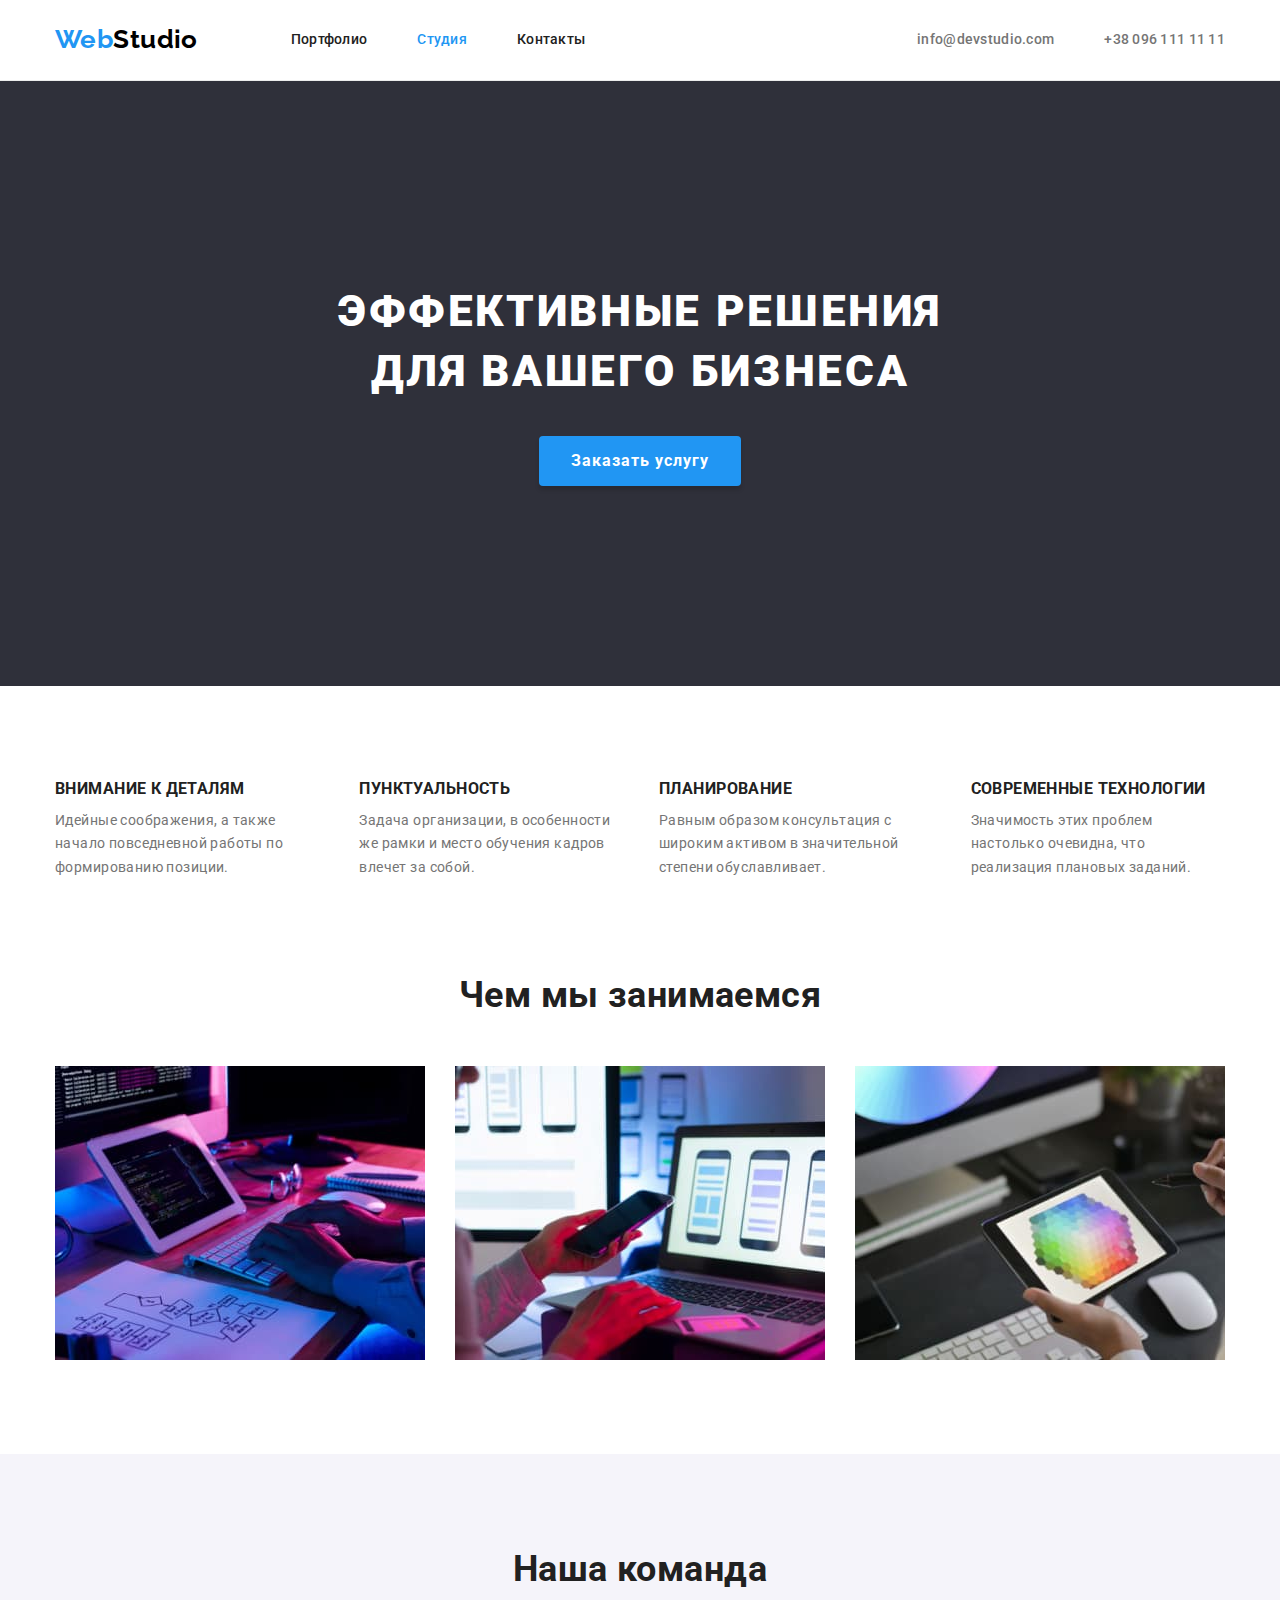
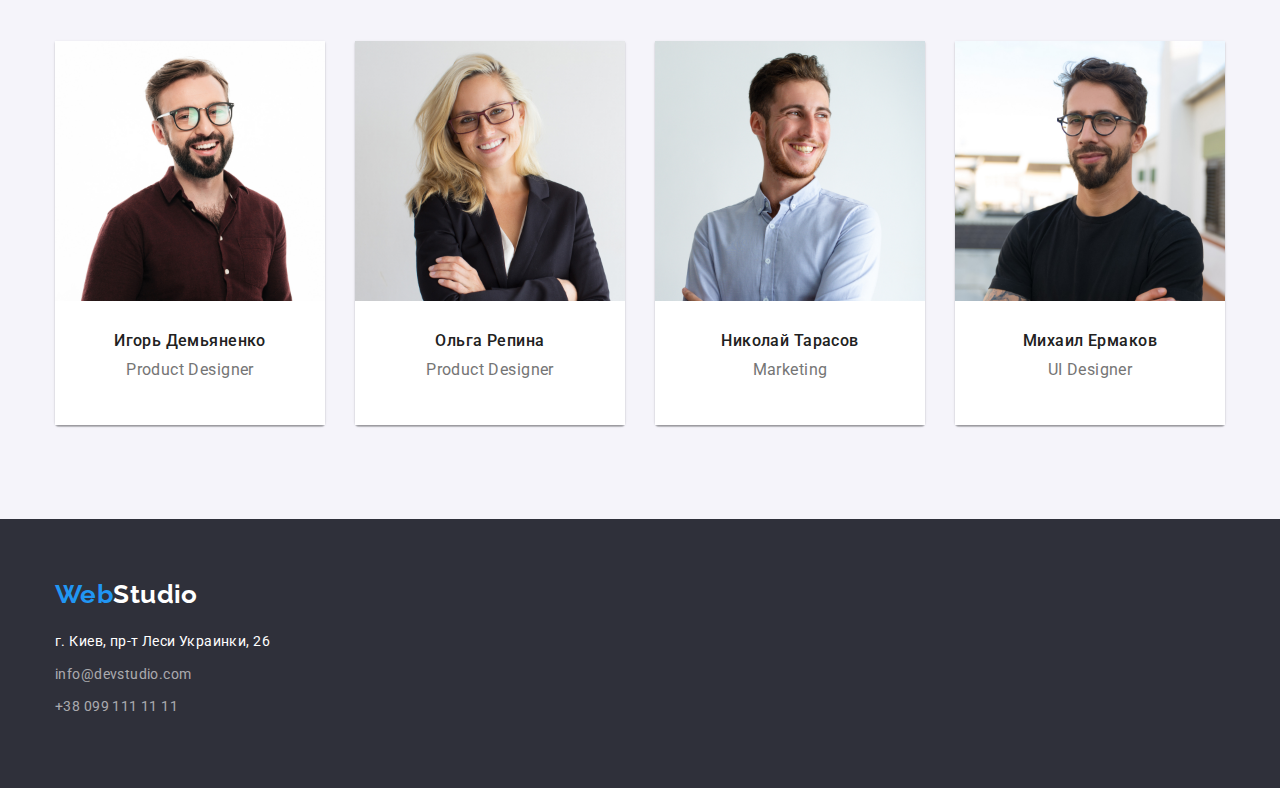
<file: index.html>
<!DOCTYPE html>
<html lang="ru">
    <head>
        <meta charset="UTF-8">
        <meta http-equiv="X-UA-Compatible" content="IE=edge">
        <meta name="viewport" content="width=device-width, initial-scale=1.0">
        <title>Студия</title>
        <link rel="preconnect" href="https://fonts.gstatic.com">
        <link href="https://fonts.googleapis.com/css2?family=Raleway:wght@700&family=Roboto:wght@400;500;700;900&display=swap" rel="stylesheet">
        <link rel="stylesheet" href="https://cdnjs.cloudflare.com/ajax/libs/modern-normalize/1.0.0/modern-normalize.min.css">
        <link rel="stylesheet" href="./css/styles.css">
    </head>
    <body>
        <!--Контейнер шапки-->    
        <div class="section-header">
            <header>
                <div class="container main-nav">
                    <nav class="nav">
                        <a class="logo link" href="./index.html"><span class="logo-web">Web</span>Studio</a>
                        <ul class="nav-list list">
                            <li class="site-link"><a class="link" href="./portfolio.html">Портфолио</a></li>
                            <li class="site-link"><a class="link current" href="./index.html">Студия</a></li>
                            <li class="site-link"><a class="link" href="">Контакты</a></li>
                        </ul>
                    </nav>
                        <ul class="contact list">
                            <li class="web-link"><a class="link" href="mailto:info@devstudio.com">info@devstudio.com</a></li>
                            <li class="web-link"><a class="link" href="tel:+380961111111">+38 096 111 11 11</a></li>
                        </ul>
                </div>
            </header>
        </div>
            <!--Уникальный блок страницы-->
            <main>
                <section class="section hero">
                    <div class="container">
                        <h1 class="title">Эффективные решения для вашего бизнеса</h1>
                        <button class="button" type="button">Заказать услугу</button>
                    </div> 
                </section>
                
                    <section class="section features">
                        <div class="container"> 
                            <h2 class="section-title visually-hidden">Особенности</h2>
                            <ul class="features-list list">
                                <li class="text">
                                    <h3 class="title">Внимание к деталям</h3>
                                    <p>Идейные соображения, а также начало повседневной работы по формированию позиции.</p>
                                </li>
                                <li class="text">
                                    <h3 class="title">Пунктуальность</h3>
                                    <p>Задача организации, в особенности же рамки и место обучения кадров влечет за собой.</p>
                                </li>
                                <li class="text">
                                    <h3 class="title">Планирование</h3>
                                    <p>Равным образом консультация с широким активом в значительной степени обуславливает.</p>
                                </li>
                                <li class="text">
                                    <h3 class="title">Современные технологии</h3>
                                    <p>Значимость этих проблем настолько очевидна, что реализация плановых заданий.</p>
                                </li>
                            </ul>
                        </div>
                    </section>
             
                    <section class="section doing">
                        <div class="container"> 
                            <h2 class="section-title">Чем мы занимаемся</h2>
                            <div class="pictures">
                                <img class="pic" src="./images/box1.jpg" alt="компьютерный стол" width="370">
                                <img class="pic" src="./images/box2.jpg" alt="монитор" width="370">
                                <img class="pic" src="./images/box3.jpg" alt="планшет" width="370">
                            </div>
                        </div>
                    </section>
                
                    <section class="section team">
                        <div class="container"> 
                            <h2 class="section-title">Наша команда</h2>
                            <ul class="list">
                                <li class="team-card">
                                    <img src="./images/team_card_1.jpg" alt="Product Designer" width="270">
                                    <div class="name">    
                                        <h3 class="title">Игорь Демьяненко</h3>
                                        <p class="position">Product Designer</p>
                                    </div>
                                </li>
                                <li class="team-card">
                                    <img src="./images/team_card_2.jpg" alt="Product Designer" width="270">
                                    <div class="name">
                                        <h3 class="title">Ольга Репина</h3>
                                        <p class="position">Product Designer</p>
                                    </div>
                                </li>
                                <li class="team-card">
                                    <img src="./images/team_card_3.jpg" alt="Marketing" width="270">
                                    <div class="name">
                                        <h3 class="title">Николай Тарасов</h3>
                                        <p class="position">Marketing</p>
                                    </div>
                                </li>
                                <li class="team-card">
                                    <img src="./images/team_card_4.jpg" alt="UI Designer" width="270">
                                    <div class="name">
                                        <h3 class="title">Михаил Ермаков</h3>
                                        <p class="position">UI Designer</p>
                                    </div>
                                </li>
                            </ul>
                        </div>
                    </section>
                
            </main>
        <!--Контейнер подвала-->
        <footer class="section footer">
            <div class="container">
                 <h2 class="section-title visually-hidden">Контакты</h2>
                 <a class="logo link" href="./index.html"><span class="logo-web">Web</span><span class="logo-studio">Studio</span></a>
                 <address class="address">
                     <p class="local-address">г. Киев, пр-т Леси Украинки, 26</p>
                     <ul class="contacts list">
                         <li><a class="link" href="mailto:info@example.com">info@devstudio.com</a></li>
                         <li><a class="link" href="tel:+380991111111">+38 099 111 11 11</a></li>
                     </ul>
                 </address>
            </div>
         </footer>
    </body>
</html>
</file>
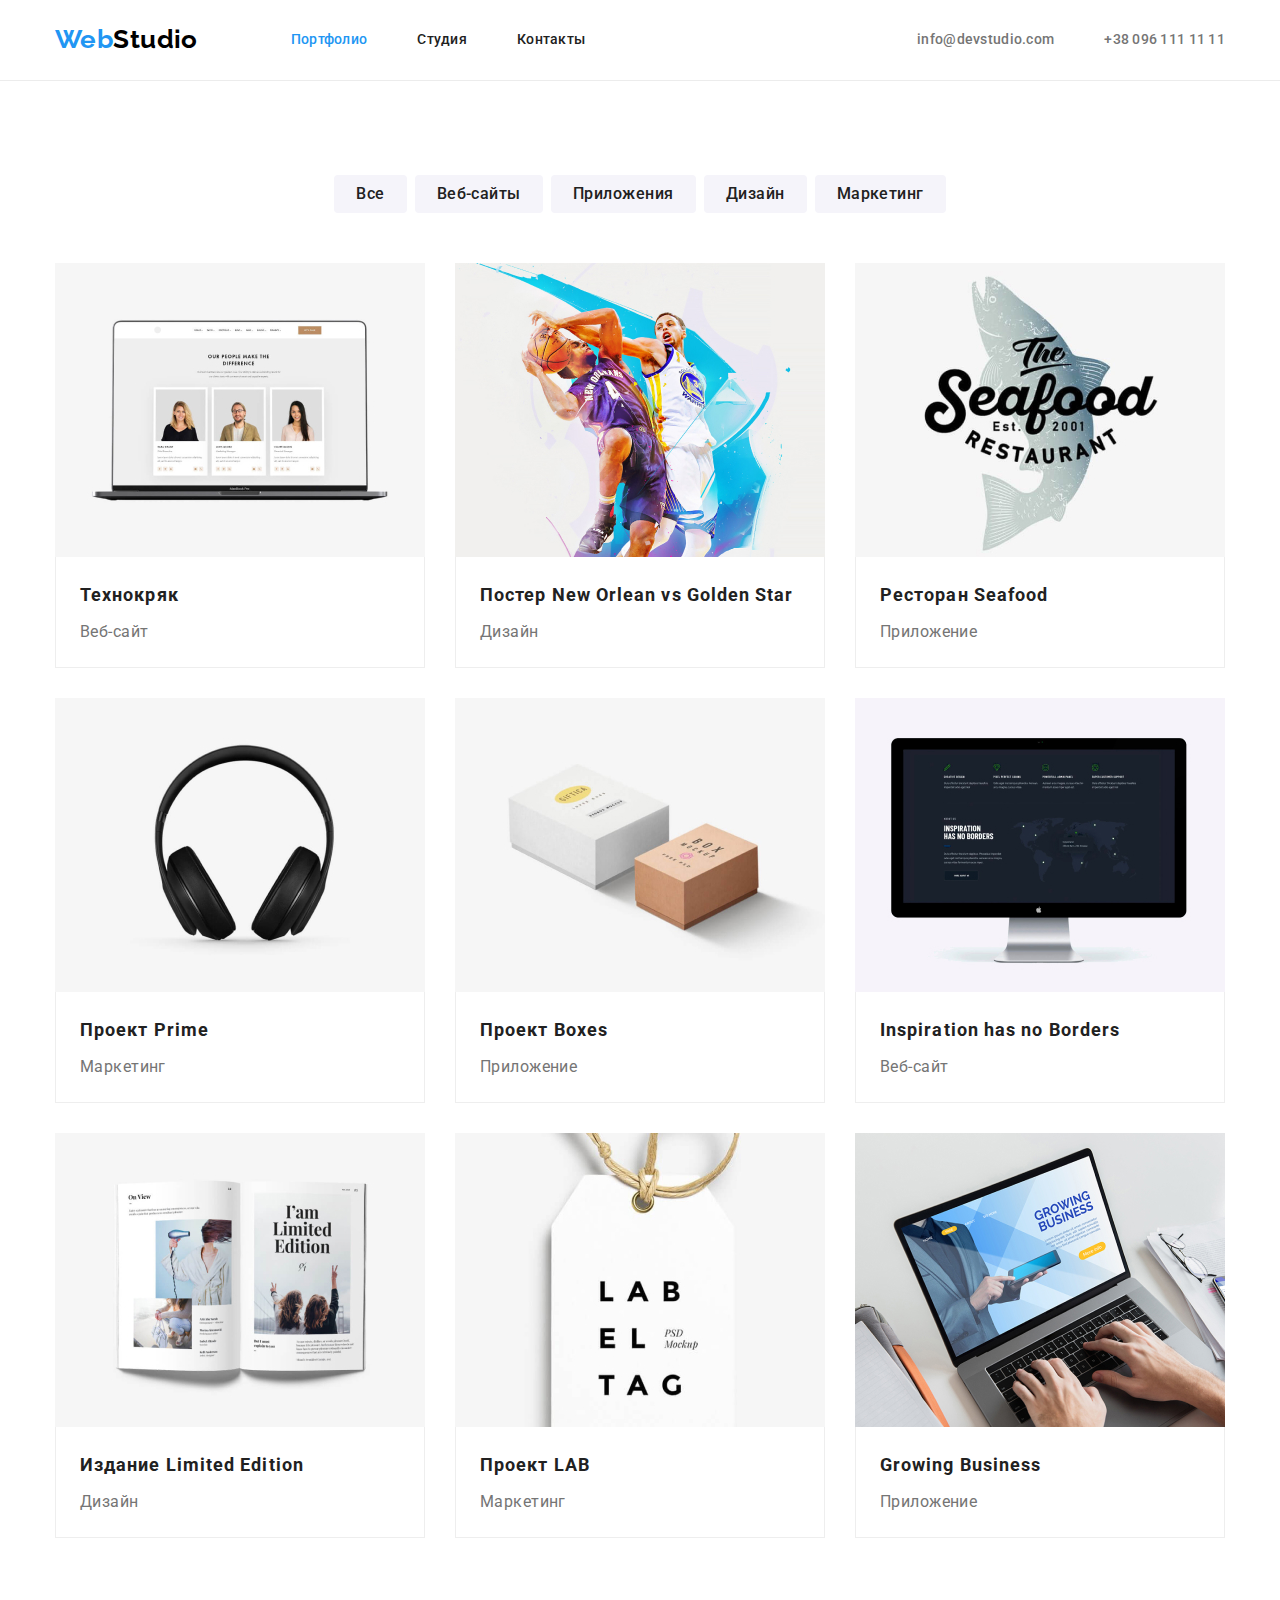
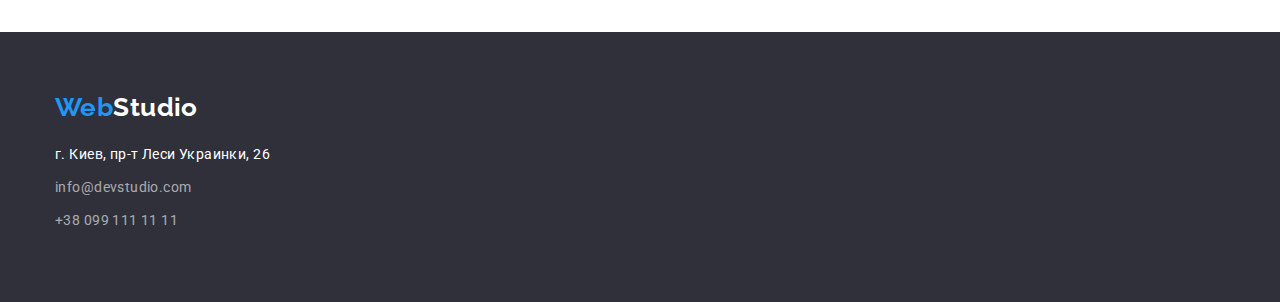
<file: portfolio.html>
<!DOCTYPE html>
<html lang="ru">
    <head>
        <meta charset="UTF-8">
        <meta http-equiv="X-UA-Compatible" content="IE=edge">
        <meta name="viewport" content="width=device-width, initial-scale=1.0">
        <title>Портфолио</title>
        <link rel="preconnect" href="https://fonts.gstatic.com">
        <link href="https://fonts.googleapis.com/css2?family=Raleway:wght@700&family=Roboto:wght@400;500;700;900&display=swap" rel="stylesheet">
        <link rel="stylesheet" href="https://cdnjs.cloudflare.com/ajax/libs/modern-normalize/1.0.0/modern-normalize.min.css">
        <link rel="stylesheet" href="./css/styles.css">
    </head>
    <body>
        <!--Контейнер шапки-->    
        <div class="section-header">
            <header>
                <div class="container main-nav">
                    <nav class="nav">
                        <a class="logo link" href="./index.html"><span class="logo-web">Web</span>Studio</a>
                        <ul class="nav-list list">
                            <li class="site-link"><a class="link current" href="./portfolio.html">Портфолио</a></li>
                            <li class="site-link"><a class="link" href="./index.html">Студия</a></li>
                            <li class="site-link"><a class="link" href="">Контакты</a></li>
                        </ul>
                    </nav>
                        <ul class="contact list">
                            <li class="web-link"><a class="link" href="mailto:info@devstudio.com">info@devstudio.com</a></li>
                            <li class="web-link"><a class="link" href="tel:+380961111111">+38 096 111 11 11</a></li>
                        </ul>
                </div>
            </header>
        </div>

        <main class="section portfolio">
            <div class="container btn-cards">
                <h1 class="section-title visually-hidden">Проекты</h1>
                <ul class="list btns">
                    <li class="btn-li"><button class="button" type="button">Все</button></li>
                    <li class="btn-li"><button class="button" type="button">Веб-сайты</button></li>
                    <li class="btn-li"><button class="button" type="button">Приложения</button></li>
                    <li class="btn-li"><button class="button" type="button">Дизайн</button></li>
                    <li class="btn-li"><button class="button" type="button">Маркетинг</button></li>
                </ul>
            </div>
            <div class="container cards">
                <ul class="section-works list">
                    <li class="container-card">
                        <a class="link" href="">
                            <img src="./images/portfolio1.jpg" alt="Веб-сайт" width="370">
                            <div class="card">
                                <h2 class="title">Технокряк</h2>
                                <p class="text">Веб-сайт</p>
                            </div>
                        </a>    
                    </li>
                    <li class="container-card">
                        <a class="link" href="">
                            <img src="./images/portfolio2.jpg" alt="Постер" width="370">
                            <div class="card">
                                <h2  class="title">Постер New Orlean vs Golden Star</h2>
                                <p class="text">Дизайн</p>
                            </div> 
                        </a>   
                    </li>
                    <li class="container-card">
                        <a class="link" href="">
                            <img src="./images/portfolio3.jpg" alt="Лого ресторана" width="370">
                            <div class="card">
                                <h2 class="title">Ресторан Seafood</h2>
                                <p class="text">Приложение</p>
                            </div>
                        </a>    
                        </li>
                    <li class="container-card">
                        <a class="link" href="">
                            <img src="./images/portfolio4.jpg" alt="Наушники" width="370">
                            <div class="card">
                                <h2 class="title">Проект Prime</h2>
                                <p class="text">Маркетинг</p>
                            </div>
                        </a>    
                    </li>
                    <li class="container-card">
                        <a class="link" href="">
                            <img src="./images/portfolio5.jpg" alt="Коробки" width="370">
                            <div class="card">
                                <h2 class="title">Проект Boxes</h2>
                                <p class="text">Приложение</p>
                            </div>
                        </a>    
                    </li>
                    <li class="container-card">
                        <a class="link" href="">
                            <img src="./images/portfolio6.jpg" alt="Монитор" width="370">
                            <div class="card">
                                <h2 class="title">Inspiration has no Borders</h2>
                                <p class="text">Веб-сайт</p>
                            </div>  
                        </a>  
                    </li>
                    <li class="container-card">
                        <a class="link" href="">
                            <img src="./images/portfolio7.jpg" alt="Книга" width="370">
                            <div class="card">
                                <h2 class="title">Издание Limited Edition</h2>
                                <p class="text">Дизайн</p>
                            </div>
                        </a>    
                    </li>
                    <li class="container-card">
                        <a class="link" href="">
                            <img src="./images/portfolio8.jpg" alt="Лейба" width="370">
                            <div class="card">
                                <h2 class="title">Проект LAB</h2>
                                <p class="text">Маркетинг</p> 
                            </div>
                        </a>   
                    </li>
                    <li class="container-card">
                        <a class="link" href="">
                            <img src="./images/portfolio9.jpg" alt="Ноутбук" width="370">
                            <div class="card">
                                <h2 class="title">Growing Business</h2>
                                <p class="text">Приложение</p> 
                            </div>
                        </a>   
                    </li>
                </ul>
            </div>
        </main>

        <!--Контейнер подвала-->
        <footer class="footer">
            <div class="container">
                 <h2 class="section-title visually-hidden">Контакты</h2>
                 <a class="logo link" href="./index.html"><span class="logo-web">Web</span><span class="logo-studio">Studio</span></a>
                 <address class="address">
                     <p class="local-address">г. Киев, пр-т Леси Украинки, 26</p>
                     <ul class="contacts list">
                         <li><a class="link" href="mailto:info@example.com">info@devstudio.com</a></li>
                         <li><a class="link" href="tel:+380991111111">+38 099 111 11 11</a></li>
                     </ul>
                 </address>
            </div>
         </footer>
    </body>
</html>
</file>
<file: css/styles.css>
/* Переменные */
:root {
    --primary-text-color: #757575;
    --title-text-color: #212121;
    --accent-color: #2196F3;
    --white-color: #FFFFFF;
    --beige-color: #F5F4FA;
    --dark-color: #2F303A;
    --btn-hover-color:  #188CE8;
    --border-container-card: #EEEEEE;
}
 
html {
    box-sizing: border-box;
}

*,
*::before,
*::after {
    box-sizing: inherit;
}

/* LINKS style */
.link {
    color: inherit;
    text-decoration: none;
 }
/* LIST style */
.list {
    list-style: none;
    margin: 0px;
    padding: 0px;
}

body {
    background-color: var(--white-color);
    color: var(--primary-text-color);
    font-family: Roboto, sans-serif;
    font-size: 14px;
    font-weight: 400;
    line-height: 1.71;
    letter-spacing: 0.03em;
}

.container {
    width: 1200px;
    padding-right: 15px;
    padding-left: 15px;
    margin-left: auto;
    margin-right: auto;

}
.visually-hidden {
    position: absolute;
    width: 1px;
    height: 1px;
    margin: -1px;
    border: 0;
    padding: 0;
    clip: rect(0 0 0 0);
    overflow: hidden;
}

/* SECTIONS style */
.section {
    padding-bottom: 94px;
    padding-top: 94px;
}


/* LOGO style */
.nav .logo {
    padding-top: 24px;
    padding-bottom: 25px;
}

.logo {
    color: #000000; 

    font-family: Raleway;
    font-weight: bold;
    font-size: 26px;
    line-height: 1.19;

}
.logo .logo-web {
    color: var(--accent-color)
}

.logo .logo-studio {
    color: var(--white-color);
}

/* HEADER style */
.section-header {
    border-bottom: 1px solid #ECECEC;
}

.main-nav {
    display: flex;
    align-items: center;
    
}

.nav {
    display: flex;
    
}
.site-link .link,
.web-link .link {
    padding-top: 32px;
    padding-bottom: 32px;
    display: block;
}

.site-link,
.web-link {
       
    color: var(--title-text-color);
    font-weight: 500;
    line-height: 1.14;
    letter-spacing: 0.02em;

    list-style: none;
}

.web-link {
    color: var(--primary-text-color);
}
.nav-list .link:hover,
.nav-list .link:focus {
    color: var(--accent-color);
}
.contact .link:hover,
.contact .link:focus {
    color: var(--accent-color)
}

.nav-list {
    display: flex;
    margin-left: 93px;
}

.contact {
    display: flex;
    margin-left: auto;    
    color: var(--primary-text-color)
}

.nav-list .site-link + .site-link,
.contact .web-link + .web-link {
    margin-left: 50px;
}

.link.current {
    color: var(--accent-color);
}


/* HERO style */
.hero {
    background-color: var(--dark-color);
    text-align: center;
    padding-top: 200px;
    padding-bottom: 200px;
}

.hero .title {
    margin-top: 0;
    margin-bottom: 35px;
    margin-left: auto;
    margin-right: auto;

    max-width: 630px;
    
    color: #fff;
    font-family: Roboto;
    font-weight: 900;
    font-size: 44px;
    line-height: 1.364;
  
    letter-spacing: 0.06em;
    text-transform: uppercase;
    text-align: center;
}

.hero .button {
    color: var(--white-color);
    background-color: var(--accent-color);
    box-shadow: 0px 4px 4px rgba(0, 0, 0, 0.15);

    border-radius: 4px;
    padding: 10px 32px;
    border-width: 0px;
   
    font-family: inherit;
    font-weight: 700;
    font-size: 16px;
    line-height: 1.87;
    display: inline-block;
    align-items: center;
 
    letter-spacing: 0.06em;
    cursor: pointer;
}

.hero .button:hover,
.hero .button:focus {
    background-color: var(--btn-hover-color);
}

/* MAIN style */

.section-title {
    margin-top: 0px;
    margin-bottom: 50px;
    
    color: var(--title-text-color);
    font-weight: 700;
    font-size: 36px;
    line-height: 1.17;

    text-align: center;
}

/* FEATURES style */

.features-list {
    display: flex;
}

.features-list .title {
    margin-top: 0px;
    margin-bottom: 10px;

    color: var(--title-text-color);
    font-weight: 700;
    line-height: 1.14;
    text-transform: uppercase;
}

.features-list p {
    margin-top: 0px;
    margin-bottom: 0px;
}

.features-list .text + .text {
    margin-left: 30px;
}

/* DOING style */
.doing {
    padding-top: 0;
}
.pictures {
    display: flex;
}

.container .pic + .pic {
    margin-left: 30px;
}

/* TEAM style */

.team {
    background-color: var(--beige-color);
}

.team .list {
    display: flex;
}
.team .title {
    color: var(--title-text-color);
    font-size: 16px;
    line-height: 1.19;
    font-weight: 500;    
}
 
.team .position {
    font-size: 16px;
    line-height: 1.19;
}

.name {
    /* min-width: 270px; */
    text-align: center;
    background-color: var(--white-color);
    padding: 30px 0px 30px 0px;
    
    
}
.name h3 {
    margin-top: 0px;
    margin-bottom: 10px;
    
}
.name p {
    margin-top: 0px;
    /* margin-bottom: 30px; */
}

.list .team-card + .team-card {
    margin-left: 30px;
}

.team-card {
    box-shadow: 0px 1px 3px rgba(0, 0, 0, 0.12), 0px 1px 1px rgba(0, 0, 0, 0.14), 0px 2px 1px rgba(0, 0, 0, 0.2);
    border-radius: 0px 0px 4px 4px;
}
.team-card img {
    display:block;
}

/* BUTTONS style Portfolio*/

.btn-cards {
    margin-bottom: 50px;
}
.btns {
    display: flex;
    justify-content: center;
}

.btns .btn-li + .btn-li {
    margin-left: 8px;
}

.button {
    color: var(--title-text-color);
    background-color: var(--beige-color);
    font-weight: 500;
    font-size: 16px;
    line-height: 1.625;
    text-align: center;
    cursor: pointer;
    font-family: inherit;
    border-radius: 4px;
    border-width: 0px;
    letter-spacing: 0.03em;

    padding: 6px 22px;
}
.button:hover {
    background-color: var(--accent-color);
    color: var(--white-color);
}

/* CARDS style Portfolio*/
.section-works {
    display: flex;
    flex-wrap: wrap;
   
}
.container-card {
    margin-right: 30px;
    margin-bottom: 30px;
} 

.container-card:nth-child(3n) {
    margin-right: 0;
}

.container-card:nth-last-child(-n + 3) {
    margin-bottom: 0;
}

.card {
    padding: 20px 24px;
    border: 1px solid var(--border-container-card);
    border-top: 0px;
}
.cards img {
    display:block;
}
.card h2 {
    margin-top: 0px;
    margin-bottom: 4px;
}
.card p {
    margin-top: 0px;
    margin-bottom: 0px;
}

.section-works .title {
    color: var(--title-text-color);
    font-weight: 700;
    font-size: 18px;
    line-height: 2;
    letter-spacing: 0.06em;
}

.section-works .text {
    font-size: 16px;
    line-height: 1.88;
}

/* FOOTER style */
.footer {
    background-color: var(--dark-color);
    padding-top: 60px;
    padding-bottom: 60px;
}

.address .local-address {
    color: var(--white-color);
    font-style: normal;
}

.address .contacts {
    color: rgba(255, 255, 255, 0.6);
    font-style: normal;
}

.footer .logo {
    display: inline-block;
    margin-bottom: 20px;
}   
.address p {
    margin-top: 0;
    margin-bottom: 9px;
}
.address li {
    margin-top: 0;
    margin-bottom: 9px;
}
</file>
